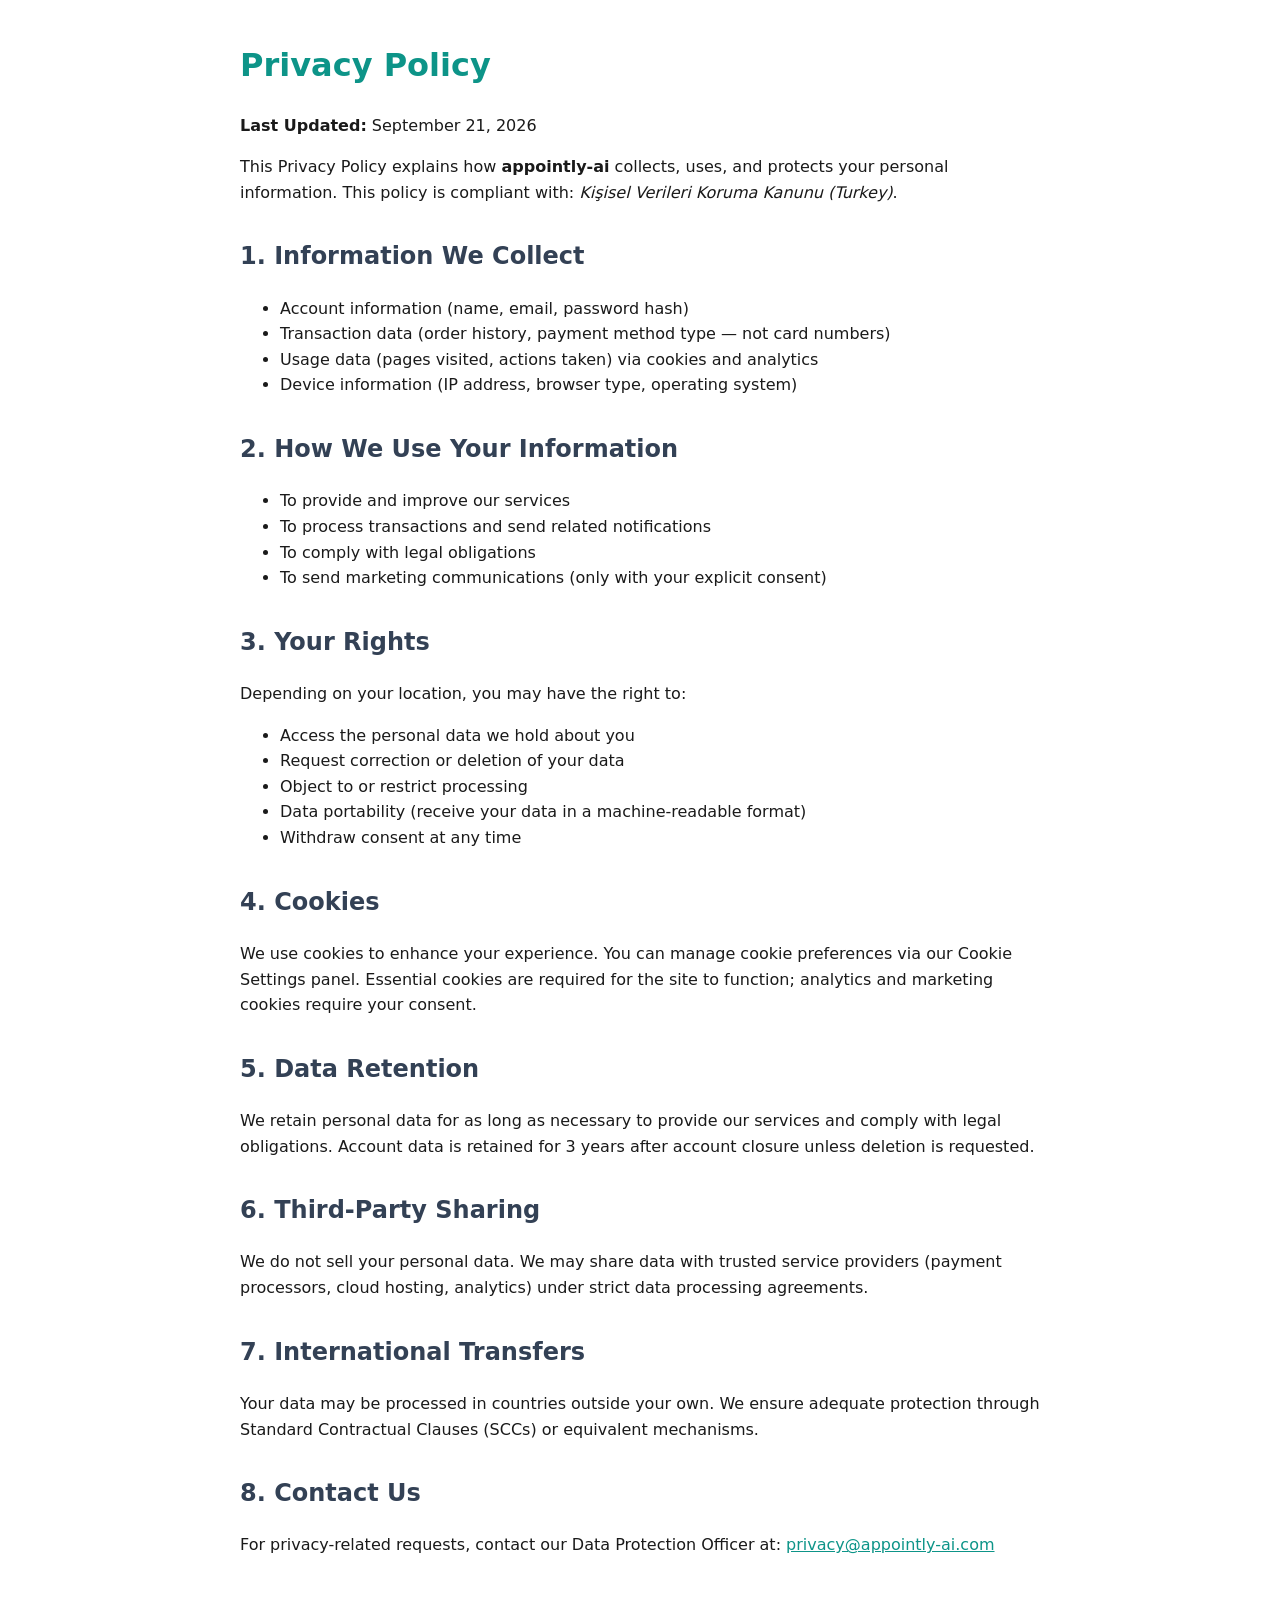
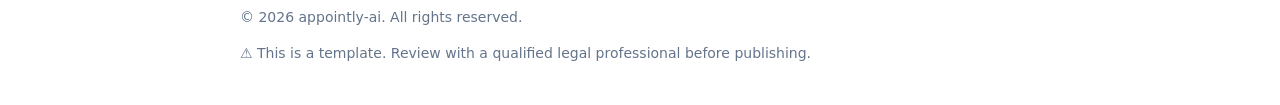
<file: privacy-policy.html>
<!doctype html>
<html lang="en">
  <head>
    <meta charset="UTF-8" />
    <meta name="viewport" content="width=device-width, initial-scale=1.0" />
    <title>Privacy Policy — appointly-ai</title>
    <style>
      body {
        font-family: system-ui, sans-serif;
        max-width: 800px;
        margin: 40px auto;
        padding: 0 20px;
        line-height: 1.6;
        color: #1a1a1a;
      }
      h1 {
        color: #0d9488;
      }
      h2 {
        color: #334155;
        margin-top: 2rem;
      }
      a {
        color: #0d9488;
      }
      footer {
        margin-top: 3rem;
        color: #64748b;
        font-size: 0.875rem;
      }
    </style>
  </head>
  <body>
    <h1>Privacy Policy</h1>
    <p><strong>Last Updated:</strong> September 21, 2026</p>
    <p>
      This Privacy Policy explains how <strong>appointly-ai</strong> collects, uses, and protects
      your personal information. This policy is compliant with:
      <em>Kişisel Verileri Koruma Kanunu (Turkey)</em>.
    </p>

    <h2>1. Information We Collect</h2>
    <ul>
      <li>Account information (name, email, password hash)</li>
      <li>Transaction data (order history, payment method type — not card numbers)</li>
      <li>Usage data (pages visited, actions taken) via cookies and analytics</li>
      <li>Device information (IP address, browser type, operating system)</li>
    </ul>

    <h2>2. How We Use Your Information</h2>
    <ul>
      <li>To provide and improve our services</li>
      <li>To process transactions and send related notifications</li>
      <li>To comply with legal obligations</li>
      <li>To send marketing communications (only with your explicit consent)</li>
    </ul>

    <h2>3. Your Rights</h2>
    <p>Depending on your location, you may have the right to:</p>
    <ul>
      <li>Access the personal data we hold about you</li>
      <li>Request correction or deletion of your data</li>
      <li>Object to or restrict processing</li>
      <li>Data portability (receive your data in a machine-readable format)</li>
      <li>Withdraw consent at any time</li>
    </ul>

    <h2>4. Cookies</h2>
    <p>
      We use cookies to enhance your experience. You can manage cookie preferences via our Cookie
      Settings panel. Essential cookies are required for the site to function; analytics and
      marketing cookies require your consent.
    </p>

    <h2>5. Data Retention</h2>
    <p>
      We retain personal data for as long as necessary to provide our services and comply with legal
      obligations. Account data is retained for 3 years after account closure unless deletion is
      requested.
    </p>

    <h2>6. Third-Party Sharing</h2>
    <p>
      We do not sell your personal data. We may share data with trusted service providers (payment
      processors, cloud hosting, analytics) under strict data processing agreements.
    </p>

    <h2>7. International Transfers</h2>
    <p>
      Your data may be processed in countries outside your own. We ensure adequate protection
      through Standard Contractual Clauses (SCCs) or equivalent mechanisms.
    </p>

    <h2>8. Contact Us</h2>
    <p>
      For privacy-related requests, contact our Data Protection Officer at:
      <a href="mailto:privacy@appointly-ai.com"> privacy@appointly-ai.com </a>
    </p>

    <footer>
      <p>© 2026 appointly-ai. All rights reserved.</p>
      <p>⚠️ This is a template. Review with a qualified legal professional before publishing.</p>
    </footer>
  </body>
</html>
</file>
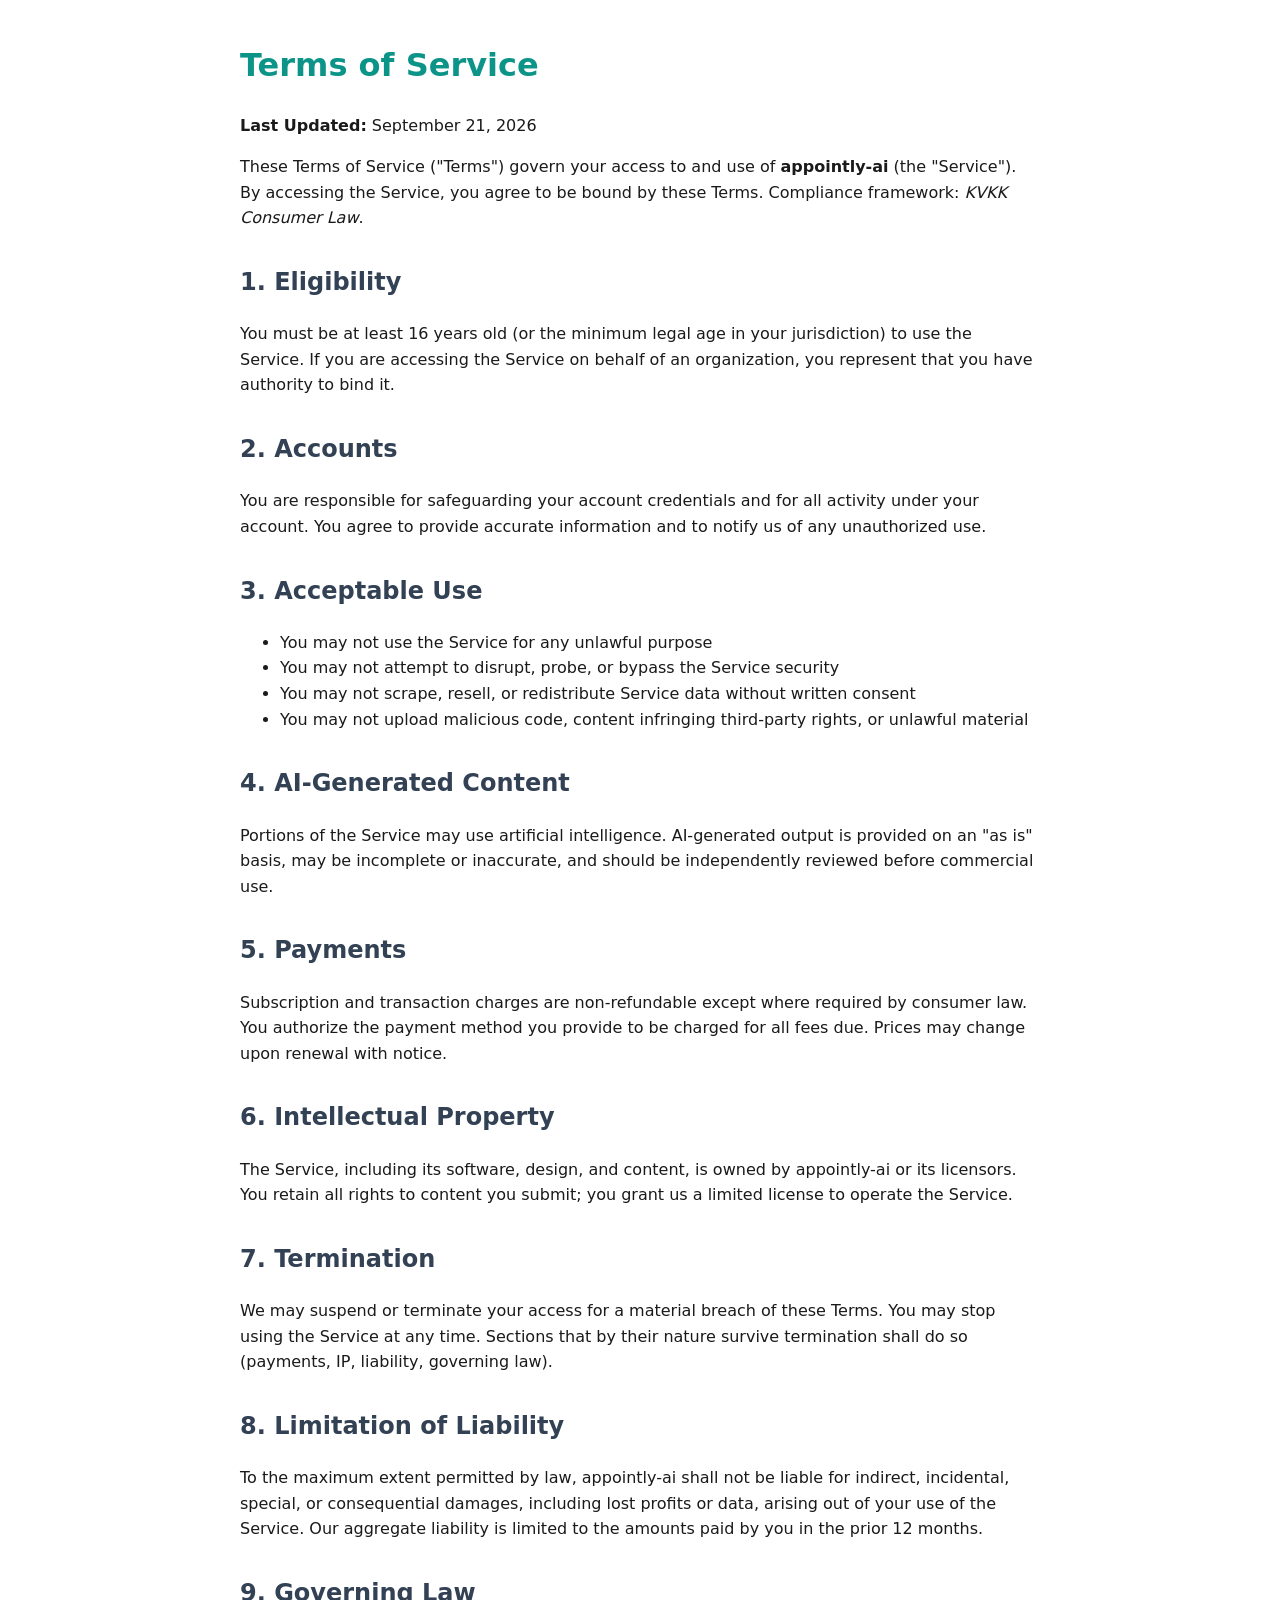
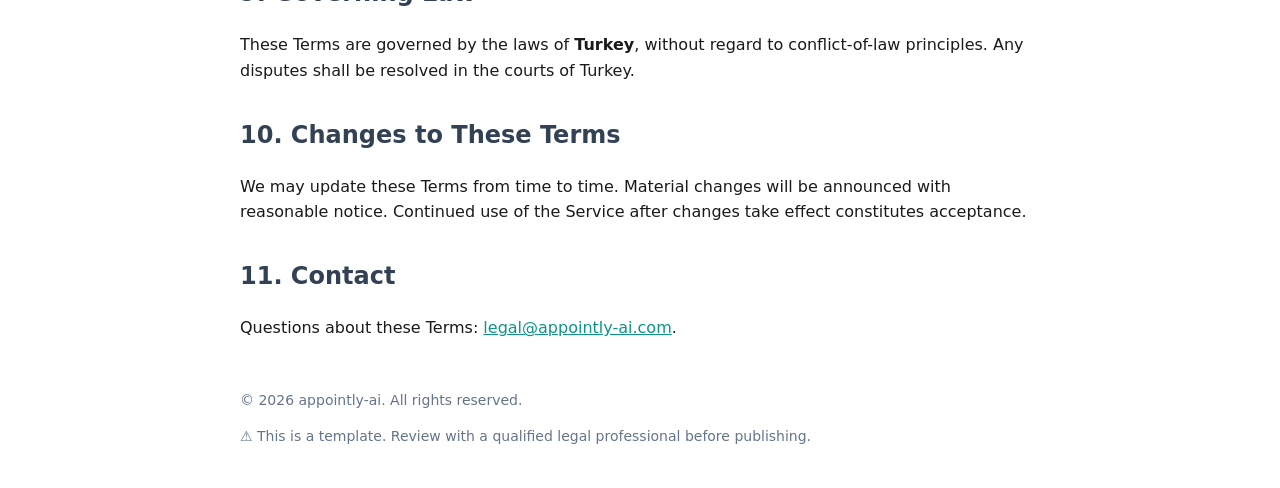
<file: terms-of-service.html>
<!doctype html>
<html lang="en">
  <head>
    <meta charset="UTF-8" />
    <meta name="viewport" content="width=device-width, initial-scale=1.0" />
    <title>Terms of Service — appointly-ai</title>
    <style>
      body {
        font-family: system-ui, sans-serif;
        max-width: 800px;
        margin: 40px auto;
        padding: 0 20px;
        line-height: 1.6;
        color: #1a1a1a;
      }
      h1 {
        color: #0d9488;
      }
      h2 {
        color: #334155;
        margin-top: 2rem;
      }
      a {
        color: #0d9488;
      }
      footer {
        margin-top: 3rem;
        color: #64748b;
        font-size: 0.875rem;
      }
    </style>
  </head>
  <body>
    <h1>Terms of Service</h1>
    <p><strong>Last Updated:</strong> September 21, 2026</p>
    <p>
      These Terms of Service ("Terms") govern your access to and use of
      <strong>appointly-ai</strong> (the "Service"). By accessing the Service, you agree to be bound
      by these Terms. Compliance framework: <em>KVKK Consumer Law</em>.
    </p>

    <h2>1. Eligibility</h2>
    <p>
      You must be at least 16 years old (or the minimum legal age in your jurisdiction) to use the
      Service. If you are accessing the Service on behalf of an organization, you represent that you
      have authority to bind it.
    </p>

    <h2>2. Accounts</h2>
    <p>
      You are responsible for safeguarding your account credentials and for all activity under your
      account. You agree to provide accurate information and to notify us of any unauthorized use.
    </p>

    <h2>3. Acceptable Use</h2>
    <ul>
      <li>You may not use the Service for any unlawful purpose</li>
      <li>You may not attempt to disrupt, probe, or bypass the Service security</li>
      <li>You may not scrape, resell, or redistribute Service data without written consent</li>
      <li>
        You may not upload malicious code, content infringing third-party rights, or unlawful
        material
      </li>
    </ul>

    <h2>4. AI-Generated Content</h2>
    <p>
      Portions of the Service may use artificial intelligence. AI-generated output is provided on an
      "as is" basis, may be incomplete or inaccurate, and should be independently reviewed before
      commercial use.
    </p>

    <h2>5. Payments</h2>
    <p>
      Subscription and transaction charges are non-refundable except where required by consumer law.
      You authorize the payment method you provide to be charged for all fees due. Prices may change
      upon renewal with notice.
    </p>

    <h2>6. Intellectual Property</h2>
    <p>
      The Service, including its software, design, and content, is owned by appointly-ai or its
      licensors. You retain all rights to content you submit; you grant us a limited license to
      operate the Service.
    </p>

    <h2>7. Termination</h2>
    <p>
      We may suspend or terminate your access for a material breach of these Terms. You may stop
      using the Service at any time. Sections that by their nature survive termination shall do so
      (payments, IP, liability, governing law).
    </p>

    <h2>8. Limitation of Liability</h2>
    <p>
      To the maximum extent permitted by law, appointly-ai shall not be liable for indirect,
      incidental, special, or consequential damages, including lost profits or data, arising out of
      your use of the Service. Our aggregate liability is limited to the amounts paid by you in the
      prior 12 months.
    </p>

    <h2>9. Governing Law</h2>
    <p>
      These Terms are governed by the laws of <strong>Turkey</strong>, without regard to
      conflict-of-law principles. Any disputes shall be resolved in the courts of Turkey.
    </p>

    <h2>10. Changes to These Terms</h2>
    <p>
      We may update these Terms from time to time. Material changes will be announced with
      reasonable notice. Continued use of the Service after changes take effect constitutes
      acceptance.
    </p>

    <h2>11. Contact</h2>
    <p>
      Questions about these Terms:
      <a href="mailto:legal@appointly-ai.com">legal@appointly-ai.com</a>.
    </p>

    <footer>
      <p>© 2026 appointly-ai. All rights reserved.</p>
      <p>⚠️ This is a template. Review with a qualified legal professional before publishing.</p>
    </footer>
  </body>
</html>
</file>
